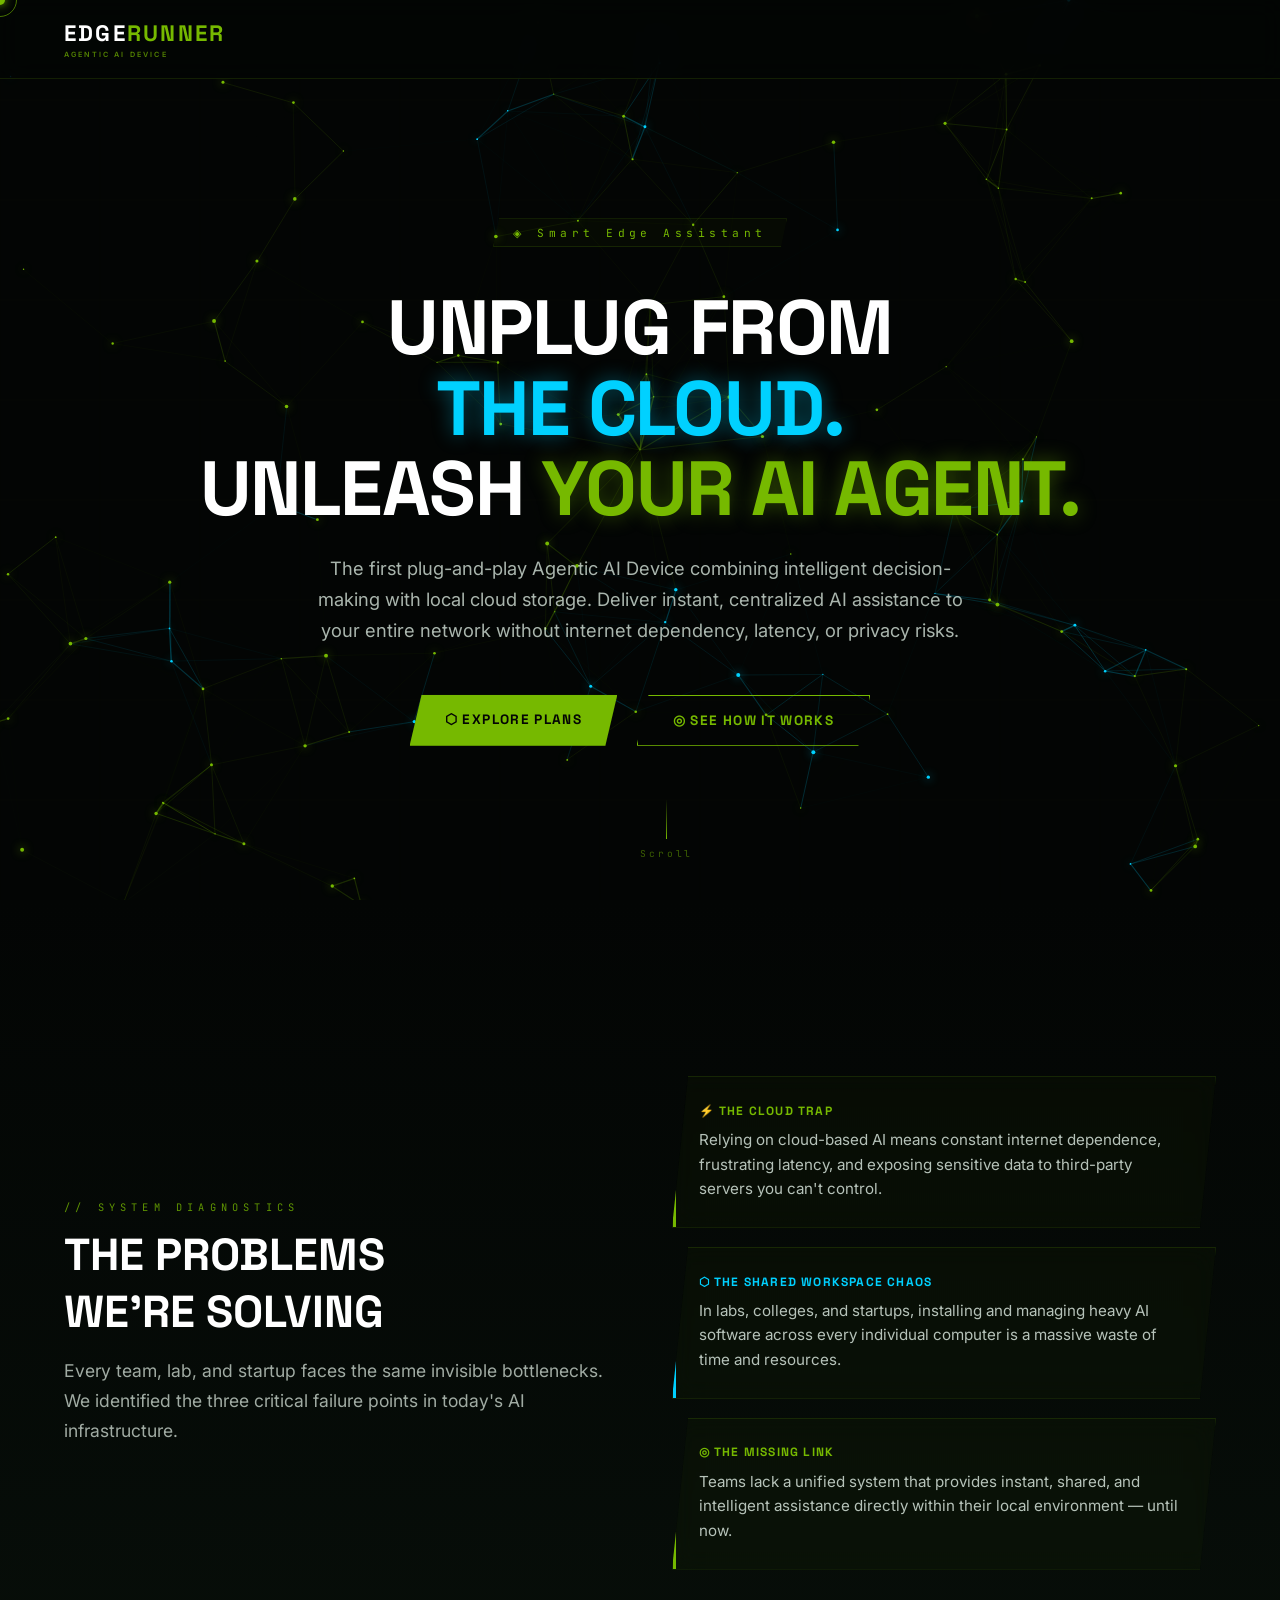
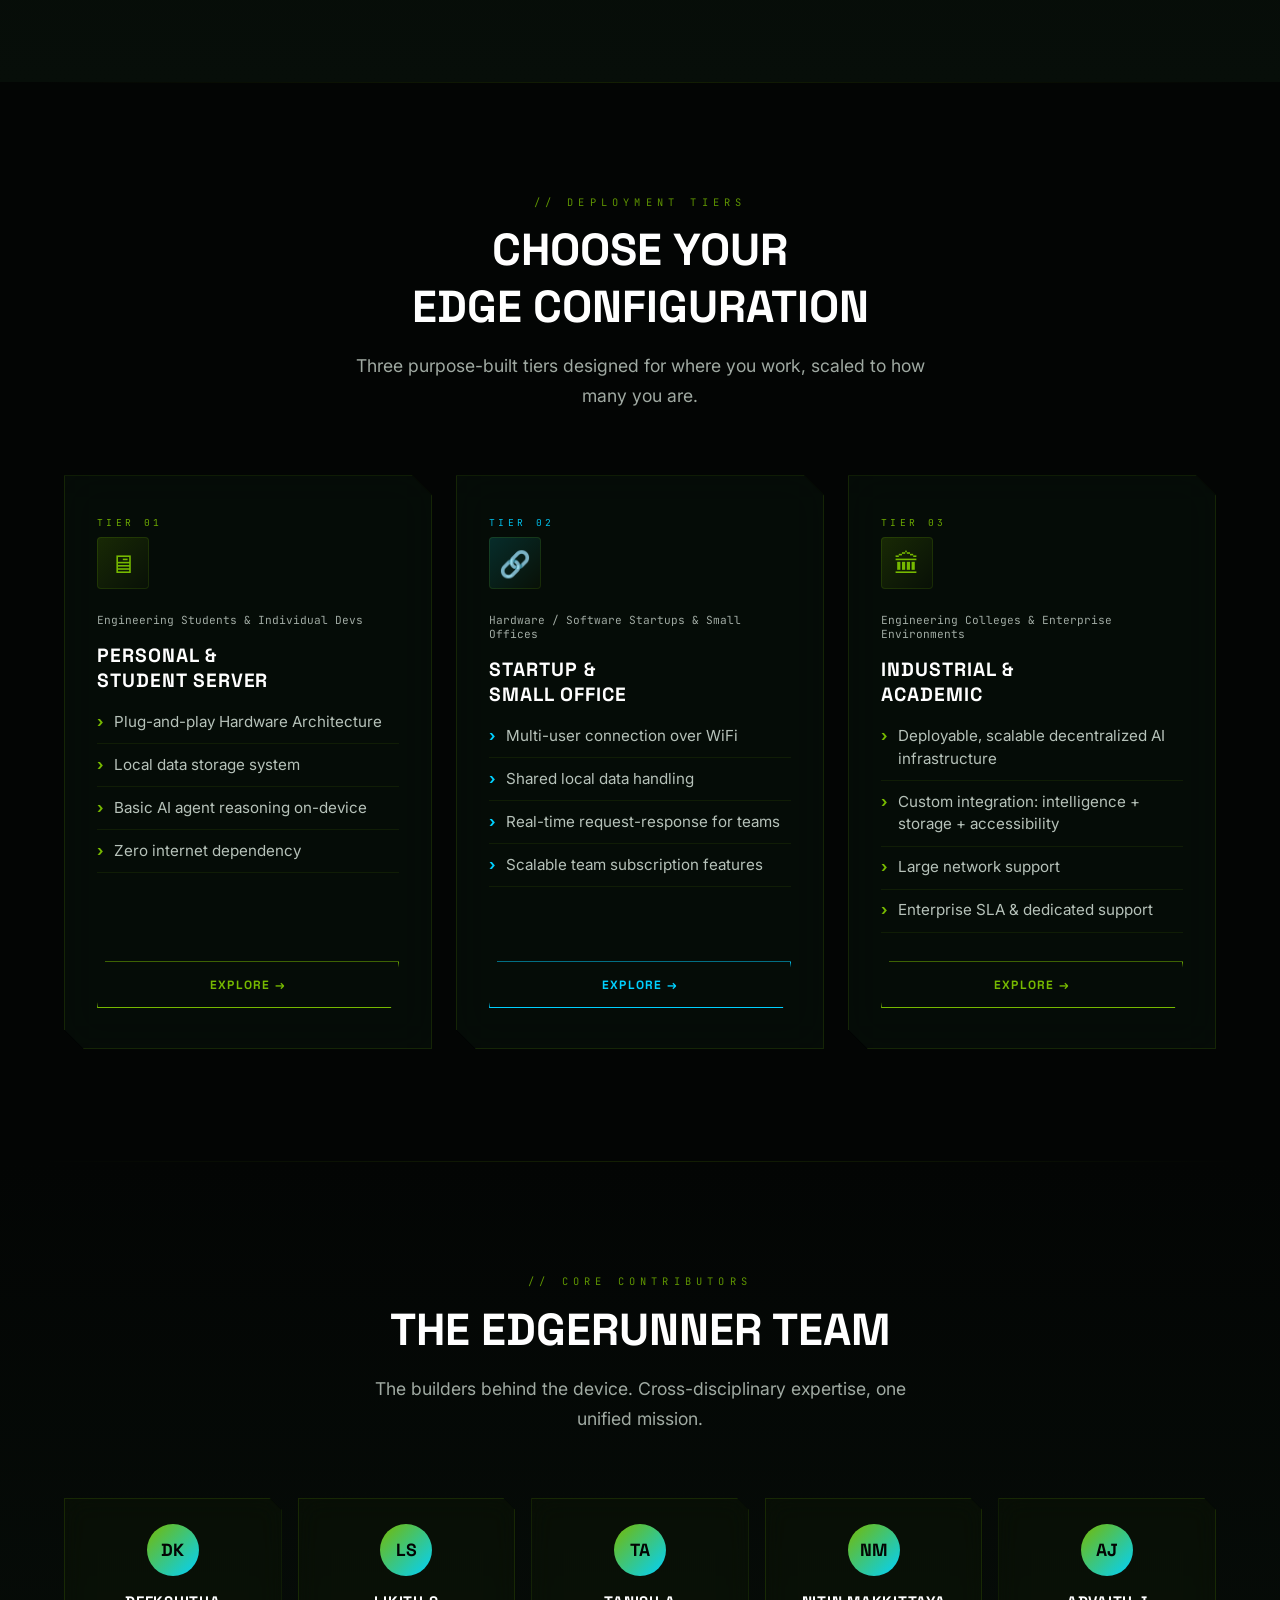
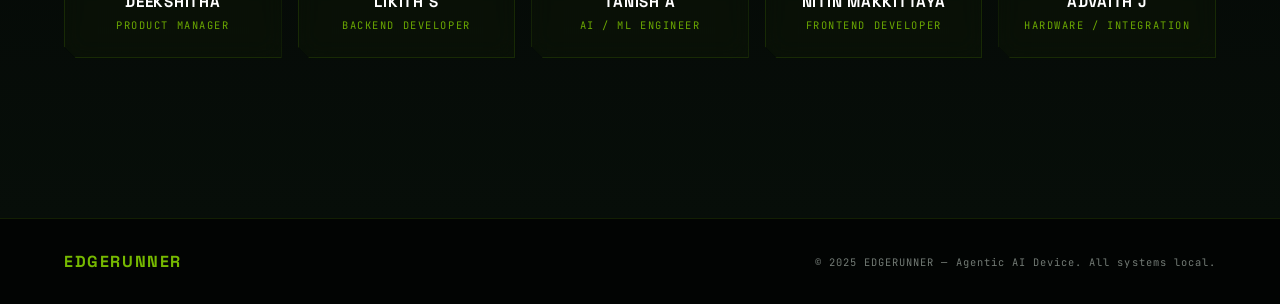
<file: index.html>
<!DOCTYPE html>
<html lang="en">
<head>
<meta charset="UTF-8">
<meta name="viewport" content="width=device-width, initial-scale=1.0">
<title>EDGERUNNER | Agentic AI Device</title>
<link href="https://fonts.googleapis.com/css2?family=Space+Grotesk:wght@400;700;900&family=Inter:wght@300;400;600&family=JetBrains+Mono:wght@300;400&display=swap" rel="stylesheet">
<link rel="stylesheet" href="styles.css">
</head>
<body>

<div class="cursor" id="cursor"></div>
<div class="cursor-ring" id="cursor-ring"></div>

<canvas id="bg-canvas"></canvas>

<nav>
  <a href="index.html" class="nav-logo">EDGE<span>RUNNER</span></a>
  <ul class="nav-links">

  </ul>
</nav>

<section id="hero">
  <div class="hero-badge">◈ Smart Edge Assistant</div>
  <h1 class="hero-headline">
    Unplug from<br>
    <span class="hl-blue">the Cloud.</span><br>
    Unleash <span class="hl-green">your AI Agent.</span>
  </h1>
  <p class="hero-sub">
    The first plug-and-play Agentic AI Device combining intelligent decision-making with local cloud storage. Deliver instant, centralized AI assistance to your entire network without internet dependency, latency, or privacy risks.
  </p>
  <div class="hero-ctas">
    <a href="#features" class="btn-primary"><span style="position:relative;z-index:1">⬡ Explore Plans</span></a>
    <a href="#problem" class="btn-secondary">◎ See How It Works</a>
  </div>
  <div class="scroll-hint">
    <div class="line"></div>
    <span>Scroll</span>
  </div>
</section>

<section id="problem">
  <div class="problem-grid">
    <div class="problem-left reveal">
      <div class="section-label">// System Diagnostics</div>
      <h2 class="section-title">The Problems<br>We're Solving</h2>
      <p class="section-desc">
        Every team, lab, and startup faces the same invisible bottlenecks. We identified the three critical failure points in today's AI infrastructure.
      </p>
    </div>
    <div class="problem-cards">
      <div class="problem-card c1 reveal reveal-delay-1">
        <div class="problem-card-label">⚡ The Cloud Trap</div>
        <p>Relying on cloud-based AI means constant internet dependence, frustrating latency, and exposing sensitive data to third-party servers you can't control.</p>
      </div>
      <div class="problem-card c2 reveal reveal-delay-2">
        <div class="problem-card-label">⬡ The Shared Workspace Chaos</div>
        <p>In labs, colleges, and startups, installing and managing heavy AI software across every individual computer is a massive waste of time and resources.</p>
      </div>
      <div class="problem-card c3 reveal reveal-delay-3">
        <div class="problem-card-label">◎ The Missing Link</div>
        <p>Teams lack a unified system that provides instant, shared, and intelligent assistance directly within their local environment — until now.</p>
      </div>
    </div>
  </div>
</section>

<div class="divider"></div>

<section id="features">
  <div class="features-header reveal">
    <div class="section-label">// Deployment Tiers</div>
    <h2 class="section-title">Choose Your<br>Edge Configuration</h2>
    <p class="section-desc">Three purpose-built tiers designed for where you work, scaled to how many you are.</p>
  </div>

  <div class="features-grid">
    <div class="feature-card fc1 reveal reveal-delay-1" style="display: flex; flex-direction: column;">
      <div class="feature-card-glow"></div>
      <div class="feature-tag">Tier 01</div>
      <div class="feature-icon">🖥</div>
      <div class="feature-target">Engineering Students & Individual Devs</div>
      <h3>Personal &amp;<br>Student Server</h3>
      <ul class="feature-list" style="flex-grow: 1;">
        <li>Plug-and-play Hardware Architecture</li>
        <li>Local data storage system</li>
        <li>Basic AI agent reasoning on-device</li>
        <li>Zero internet dependency</li>
      </ul>
      <a href="personal.html" class="btn-feature">Explore →</a>
    </div>

    <div class="feature-card fc2 reveal reveal-delay-2" style="display: flex; flex-direction: column;">
      <div class="feature-card-glow"></div>
      <div class="feature-tag">Tier 02</div>
      <div class="feature-icon">🔗</div>
      <div class="feature-target">Hardware / Software Startups & Small Offices</div>
      <h3>Startup &amp;<br>Small Office</h3>
      <ul class="feature-list" style="flex-grow: 1;">
        <li>Multi-user connection over WiFi</li>
        <li>Shared local data handling</li>
        <li>Real-time request-response for teams</li>
        <li>Scalable team subscription features</li>
      </ul>
      <a href="startup.html" class="btn-feature">Explore  →</a>
    </div>

    <div class="feature-card fc3 reveal reveal-delay-3" style="display: flex; flex-direction: column;">
      <div class="feature-card-glow"></div>
      <div class="feature-tag">Tier 03</div>
      <div class="feature-icon">🏛</div>
      <div class="feature-target">Engineering Colleges & Enterprise Environments</div>
      <h3>Industrial &amp;<br>Academic</h3>
      <ul class="feature-list" style="flex-grow: 1;">
        <li>Deployable, scalable decentralized AI infrastructure</li>
        <li>Custom integration: intelligence + storage + accessibility</li>
        <li>Large network support</li>
        <li>Enterprise SLA &amp; dedicated support</li>
      </ul>
      <a href="industrial.html" class="btn-feature">Explore →</a>
    </div>
  </div>
</section>

<div class="divider"></div>

<section id="team">
  <div class="team-header reveal">
    <div class="section-label">// Core Contributors</div>
    <h2 class="section-title">The EDGERUNNER Team</h2>
    <p class="section-desc" style="margin: 0 auto;">The builders behind the device. Cross-disciplinary expertise, one unified mission.</p>
  </div>

  <div class="team-grid">
    <div class="team-card reveal">
      <div class="team-avatar">DK</div>
      <div class="team-name">Deekshitha</div>
      <div class="team-role">Product Manager</div>
    </div>
    <div class="team-card reveal reveal-delay-1">
      <div class="team-avatar">LS</div>
      <div class="team-name">Likith S</div>
      <div class="team-role">Backend Developer</div>
    </div>
    <div class="team-card reveal reveal-delay-2">
      <div class="team-avatar">TA</div>
      <div class="team-name">Tanish A</div>
      <div class="team-role">AI / ML Engineer</div>
    </div>
    <div class="team-card reveal reveal-delay-3">
      <div class="team-avatar">NM</div>
      <div class="team-name">Nitin Makkittaya</div>
      <div class="team-role">Frontend Developer</div>
    </div>
    <div class="team-card reveal reveal-delay-3">
      <div class="team-avatar">AJ</div>
      <div class="team-name">Advaith J</div>
      <div class="team-role">Hardware / Integration</div>
    </div>
  </div>
</section>

<footer>
  <div class="footer-logo">EDGERUNNER</div>
  <div class="footer-copy">© 2025 EDGERUNNER — Agentic AI Device. All systems local.</div>
</footer>

<script src="script.js"></script>
</body>
</html>
</file>
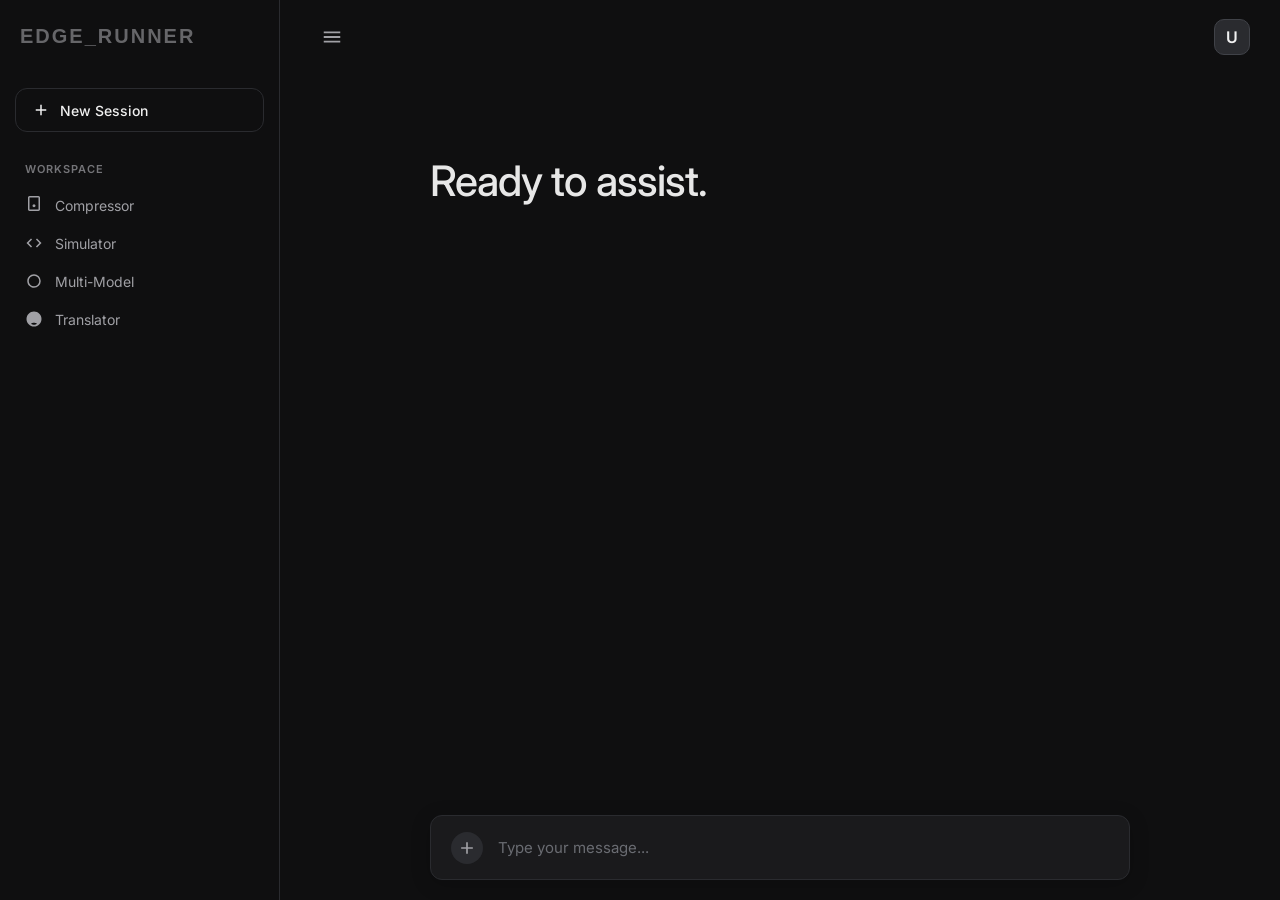
<file: chatbot.html>
<!DOCTYPE html>
<html lang="en">
<head>
    <meta charset="UTF-8">
    <meta name="viewport" content="width=device-width, initial-scale=1.0">
    <title>EDGE_RUNNER Minimal Chatbot</title>
    <link href="https://fonts.googleapis.com/css2?family=Inter:wght@300;400;500;600;700&display=swap" rel="stylesheet">
    <style>
        :root {
            /* Dark Theme Variables */
            --bg-color: #0f0f10;
            --surface-color: #1a1a1c;
            --text-primary: #f0f0f0;
            --text-secondary: #a0a0a5;
            --user-msg-bg: #2a2b2f;
            --accent-color: #e3e3e3;
            --border-color: #2a2b2f;
            --hover-color: #232427;
            --input-bg: #1a1a1c;
            --dropdown-bg: #232427;
        }

        * {
            margin: 0;
            padding: 0;
            box-sizing: border-box;
            font-family: 'Inter', sans-serif;
        }

        body {
            background-color: var(--bg-color);
            color: var(--text-primary);
            display: flex;
            height: 100vh;
            overflow: hidden;
        }

        /* Sidebar Styles */
        .sidebar {
            width: 280px;
            background-color: var(--bg-color);
            border-right: 1px solid var(--border-color);
            padding: 25px 15px;
            display: flex;
            flex-direction: column;
            transition: all 0.3s ease;
            overflow: hidden;
            white-space: nowrap; 
        }

        .sidebar.hidden {
            width: 0;
            padding-left: 0;
            padding-right: 0;
            border-right: none;
            opacity: 0;
        }

        /* Watermark Styles */
        .watermark {
            font-family: 'Klavika Bold', 'Klavika', sans-serif; 
            font-size: 20px; 
            font-weight: 700; 
            letter-spacing: 2px;
            color: var(--text-secondary);
            opacity: 0.6;
            padding-left: 5px;
            margin-bottom: 40px; 
            user-select: none;
        }

        .new-chat-btn {
            display: flex;
            align-items: center;
            gap: 10px;
            background-color: transparent;
            color: var(--text-primary);
            border: 1px solid var(--border-color);
            padding: 12px 16px;
            border-radius: 12px;
            font-size: 14px;
            font-weight: 500;
            cursor: pointer;
            transition: background-color 0.2s;
            width: 100%;
            margin-bottom: 30px;
        }

        .new-chat-btn svg {
            fill: var(--text-primary);
            min-width: 18px; 
        }

        .new-chat-btn:hover {
            background-color: var(--hover-color);
        }

        /* Sidebar Tools Navigation */
        .nav-section-title {
            font-size: 11px;
            font-weight: 600;
            color: var(--text-secondary);
            letter-spacing: 1px;
            padding-left: 10px;
            margin-bottom: 10px;
            opacity: 0.7;
        }

        .tool-nav-btn {
            display: flex;
            align-items: center;
            gap: 12px;
            width: 100%;
            background: transparent;
            border: none;
            color: var(--text-secondary);
            padding: 10px 10px;
            border-radius: 8px;
            font-size: 14px;
            font-weight: 400;
            cursor: pointer;
            transition: all 0.2s ease;
            text-align: left;
        }

        .tool-nav-btn svg {
            fill: currentColor;
            min-width: 18px;
        }

        .tool-nav-btn:hover {
            background-color: var(--hover-color);
            color: var(--text-primary);
        }

        /* Main Content Styles */
        .main-content {
            flex-grow: 1;
            display: flex;
            flex-direction: column;
            position: relative;
            background-color: var(--bg-color);
            min-width: 0; 
        }

        .header {
            display: flex;
            justify-content: space-between;
            align-items: center;
            padding: 15px 30px;
            border-bottom: 1px solid transparent;
        }

        .menu-btn {
            background: none;
            border: 1px solid transparent;
            cursor: pointer;
            padding: 10px;
            border-radius: 8px;
            display: flex;
            align-items: center;
            justify-content: center;
            width: 44px;
            height: 44px;
            color: var(--text-secondary);
            transition: background-color 0.2s, border 0.2s;
        }

        .menu-btn:hover {
            background-color: var(--hover-color);
            border: 1px solid var(--border-color);
            color: var(--text-primary);
        }

        .menu-btn svg {
            fill: currentColor;
        }

        .user-avatar {
            width: 36px;
            height: 36px;
            background-color: #2a2b2f; 
            border: 1px solid #404248;
            color: var(--text-primary);
            border-radius: 10px;
            display: flex;
            align-items: center;
            justify-content: center;
            font-weight: 600;
            font-size: 16px;
        }

        .chat-container {
            flex-grow: 1;
            padding: 20px 15%;
            overflow-y: auto;
            display: flex;
            flex-direction: column;
            gap: 30px;
            scroll-behavior: smooth;
        }

        /* Greeting */
        .greeting {
            margin-top: 60px;
            margin-bottom: 40px;
            display: flex;
            flex-direction: column;
            align-items: flex-start;
        }
        
        .greeting h1 {
            font-size: 42px;
            font-weight: 500;
            letter-spacing: -1px;
            color: #ffffff; 
            opacity: 0.9;
        }

        /* Messages */
        .message {
            display: flex;
            gap: 20px;
            max-width: 100%;
            line-height: 1.6;
        }

        .message.user-message {
            flex-direction: row-reverse;
        }

        .message.user-message .message-content {
            background-color: var(--user-msg-bg);
            padding: 14px 20px;
            border-radius: 12px;
            max-width: 70%;
            color: var(--text-primary);
            border: 1px solid var(--border-color);
        }

        .message.ai-message .message-content {
            max-width: 80%;
            padding-top: 5px;
            color: var(--text-primary);
        }

        .ai-avatar {
            min-width: 36px;
            height: 36px;
            border-radius: 10px;
            background-color: var(--surface-color);
            border: 1px solid var(--border-color);
            display: flex;
            align-items: center;
            justify-content: center;
            color: var(--text-primary);
        }

        .ai-avatar svg {
            width: 20px;
            height: 20px;
        }

        /* Input Area */
        .input-container {
            padding: 20px 15%;
            background-color: var(--bg-color);
        }

        .input-box {
            display: flex;
            align-items: center;
            background-color: var(--input-bg);
            padding: 12px 20px;
            border-radius: 12px;
            border: 1px solid var(--border-color);
            gap: 10px;
            box-shadow: 0 4px 20px rgba(0,0,0,0.2);
            transition: border-color 0.2s;
            position: relative; /* For dropdown positioning */
        }

        .input-box:focus-within {
            border-color: #555860;
        }

        /* Context Menu (+) Button & Dropdown */
        .action-menu-wrapper {
            position: relative;
            display: flex;
            align-items: center;
        }

        .plus-btn {
            background: none;
            border: none;
            cursor: pointer;
            display: flex;
            align-items: center;
            justify-content: center;
            padding: 6px;
            border-radius: 50%;
            background-color: var(--user-msg-bg);
            color: var(--text-secondary);
            transition: all 0.2s;
        }

        .plus-btn:hover {
            background-color: #404248;
            color: var(--text-primary);
            transform: rotate(90deg);
        }

        .plus-btn svg {
            width: 20px;
            height: 20px;
            fill: currentColor;
        }

        .action-dropdown {
            position: absolute;
            bottom: 140%;
            left: 0;
            background-color: var(--dropdown-bg);
            border: 1px solid var(--border-color);
            border-radius: 10px;
            padding: 6px;
            box-shadow: 0 4px 15px rgba(0,0,0,0.4);
            display: none; /* Hidden by default */
            flex-direction: column;
            min-width: 160px;
            z-index: 10;
        }

        .action-dropdown.active {
            display: flex;
            animation: fadeIn 0.2s ease;
        }

        @keyframes fadeIn {
            from { opacity: 0; transform: translateY(10px); }
            to { opacity: 1; transform: translateY(0); }
        }

        .dropdown-item {
            background: none;
            border: none;
            color: var(--text-primary);
            padding: 10px 12px;
            border-radius: 6px;
            display: flex;
            align-items: center;
            gap: 10px;
            cursor: pointer;
            font-size: 13px;
            font-weight: 500;
            transition: background-color 0.2s;
            text-align: left;
            width: 100%;
        }

        .dropdown-item:hover {
            background-color: #383a40;
        }

        .dropdown-item svg {
            fill: var(--text-secondary);
            width: 16px;
            height: 16px;
        }

        /* Input Field */
        .input-box input {
            flex-grow: 1;
            border: none;
            background: transparent;
            font-size: 15px;
            color: var(--text-primary);
            padding: 10px 5px;
            outline: none;
        }

        .input-box input::placeholder {
            color: #6a6c72;
        }

        .icon-btn {
            background: none;
            border: none;
            cursor: pointer;
            display: flex;
            align-items: center;
            justify-content: center;
            padding: 8px;
            border-radius: 8px;
            color: var(--text-secondary);
            transition: background-color 0.2s, color 0.2s;
        }

        .icon-btn:hover {
            background-color: var(--hover-color);
            color: var(--text-primary);
        }

        .icon-btn svg {
            width: 20px;
            height: 20px;
            fill: currentColor;
        }

        .send-btn {
            color: var(--text-primary);
            display: none; 
            background-color: var(--user-msg-bg);
            border: 1px solid var(--border-color);
        }

        .send-btn:hover {
            background-color: #404248;
        }

        /* Typing Indicator */
        .typing-indicator {
            display: flex;
            gap: 5px;
            padding: 10px 0;
        }
        .typing-indicator span {
            width: 6px;
            height: 6px;
            background-color: var(--text-secondary);
            border-radius: 50%;
            animation: pulse 1.4s infinite ease-in-out both;
        }
        .typing-indicator span:nth-child(1) { animation-delay: -0.32s; }
        .typing-indicator span:nth-child(2) { animation-delay: -0.16s; }
        
        @keyframes pulse {
            0%, 80%, 100% { opacity: 0.3; transform: scale(0.8); }
            40% { opacity: 1; transform: scale(1.2); }
        }

        /* Custom Scrollbar */
        ::-webkit-scrollbar {
            width: 6px;
        }
        ::-webkit-scrollbar-track {
            background: transparent; 
        }
        ::-webkit-scrollbar-thumb {
            background: #33353a; 
            border-radius: 10px;
        }
        ::-webkit-scrollbar-thumb:hover {
            background: #4a4c52; 
        }

        @media (max-width: 768px) {
            .sidebar {
                position: absolute;
                height: 100%;
                z-index: 100;
                box-shadow: 4px 0 20px rgba(0,0,0,0.5);
            }
            .sidebar.hidden {
                width: 0;
                border: none;
                box-shadow: none;
            }
            .chat-container, .input-container {
                padding-left: 20px;
                padding-right: 20px;
            }
            .greeting h1 {
                font-size: 32px;
            }
        }
    </style>
</head>
<body>

    <div class="sidebar" id="sidebar">
        <div class="watermark">EDGE_RUNNER</div>

        <button class="new-chat-btn">
            <svg xmlns="http://www.w3.org/2000/svg" height="18" viewBox="0 -960 960 960" width="18"><path d="M440-440H200v-80h240v-240h80v240h240v80H520v240h-80v-240Z"/></svg>
            New Session
        </button>

        <div class="nav-section-title">WORKSPACE</div>
        
        <button class="tool-nav-btn">
            <svg xmlns="http://www.w3.org/2000/svg" height="18" viewBox="0 -960 960 960" width="18"><path d="M240-160q-33 0-56.5-23.5T160-240v-640q0-33 23.5-56.5T240-960h480q33 0 56.5 23.5T800-880v640q0 33-23.5 56.5T720-160H240Zm0-80h480v-640H240v640Zm240-120q33 0 56.5-23.5T560-440q0-33-23.5-56.5T480-520q-33 0-56.5 23.5T400-440q0 33 23.5 56.5T480-360ZM240-880v640-640Z"/></svg>
            Compressor
        </button>
        
        <button class="tool-nav-btn">
            <svg xmlns="http://www.w3.org/2000/svg" height="18" viewBox="0 -960 960 960" width="18"><path d="M320-240 80-480l240-240 57 57-184 184 183 183-56 56Zm320 0-57-57 184-184-183-183 56-56 240 240-240 240Z"/></svg>
            Simulator
        </button>
        
        <button class="tool-nav-btn">
            <svg xmlns="http://www.w3.org/2000/svg" height="18" viewBox="0 -960 960 960" width="18"><path d="M480-120q-75 0-140.5-28.5t-114-77q-48.5-48.5-77-114T120-480q0-75 28.5-140.5t77-114q48.5-48.5 114-77T480-840q150 0 255 105t105 255q0 150-105 255T480-120Zm0-80q117 0 198.5-81.5T760-480q0-117-81.5-198.5T480-760q-117 0-198.5 81.5T200-480q0 117 81.5 198.5T480-200Z"/></svg>
            Multi-Model
        </button>
        
        <button class="tool-nav-btn">
            <svg xmlns="http://www.w3.org/2000/svg" height="18" viewBox="0 -960 960 960" width="18"><path d="M480-80q-82 0-155-31.5t-127.5-86Q143-252 111.5-325T80-480q0-83 31.5-156t86-127Q252-817 325-848.5T480-880q83 0 156 31.5T763-763q54 54 85.5 127T880-480q0 82-31.5 155T763-197.5q-54 54.5-127 86T480-80Zm0-100q42 0 81-12t75-35q-27-23-58-35.5T512-280H448q-35 0-66 12.5T324-227q36 23 75 35t81 12Z"/></svg>
            Translator
        </button>
    </div>

    <div class="main-content">
        <div class="header">
            <button class="menu-btn" id="menuBtn">
                <svg xmlns="http://www.w3.org/2000/svg" height="24" viewBox="0 -960 960 960" width="24"><path d="M120-240v-80h720v80H120Zm0-200v-80h720v80H120Zm0-200v-80h720v80H120Z"/></svg>
            </button>
            <div class="user-avatar">U</div>
        </div>

        <div class="chat-container" id="chatContainer">
            <div class="greeting" id="greetingArea">
                <h1>Ready to assist.</h1>
            </div>
            </div>

        <div class="input-container">
            <div class="input-box">
                <div class="action-menu-wrapper" id="actionMenuWrapper">
                    <button class="plus-btn" id="plusBtn">
                        <svg xmlns="http://www.w3.org/2000/svg" viewBox="0 -960 960 960"><path d="M440-440H200v-80h240v-240h80v240h240v80H520v240h-80v-240Z"/></svg>
                    </button>
                    
                    <div class="action-dropdown" id="actionDropdown">
                        <button class="dropdown-item">
                            <svg xmlns="http://www.w3.org/2000/svg" viewBox="0 -960 960 960"><path d="M440-320v-326L336-542l-56-58 200-200 200 200-56 58-104-104v326h-80ZM240-160q-33 0-56.5-23.5T160-240v-120h80v120h480v-120h80v120q0 33-23.5 56.5T720-160H240Z"/></svg>
                            Upload files
                        </button>
                    </div>
                </div>

                <input type="text" id="userInput" placeholder="Type your message...">
                <button class="icon-btn send-btn" id="sendBtn">
                    <svg xmlns="http://www.w3.org/2000/svg" height="20" viewBox="0 -960 960 960" width="20"><path d="M120-160v-640l760 320-760 320Zm80-120 474-200-474-200v140l240 60-240 60v140Zm0 0v-400 400Z"/></svg>
                </button>
            </div>
        </div>
    </div>

    <script>
        // UI Elements
        const chatContainer = document.getElementById('chatContainer');
        const userInput = document.getElementById('userInput');
        const sendBtn = document.getElementById('sendBtn');
        const greetingArea = document.getElementById('greetingArea');
        const menuBtn = document.getElementById('menuBtn');
        const sidebar = document.getElementById('sidebar');
        
        // Plus Dropdown Elements
        const plusBtn = document.getElementById('plusBtn');
        const actionDropdown = document.getElementById('actionDropdown');
        const actionMenuWrapper = document.getElementById('actionMenuWrapper');

        // Sidebar Toggle Logic
        menuBtn.addEventListener('click', () => {
            sidebar.classList.toggle('hidden');
        });

        // Plus Button Toggle Logic
        plusBtn.addEventListener('click', (e) => {
            e.stopPropagation(); // Prevents the document click listener from firing immediately
            actionDropdown.classList.toggle('active');
        });

        // Close dropdown when clicking outside
        document.addEventListener('click', (e) => {
            if (!actionMenuWrapper.contains(e.target)) {
                actionDropdown.classList.remove('active');
            }
        });

        // Close dropdown if hitting Escape key
        document.addEventListener('keydown', (e) => {
            if (e.key === 'Escape') {
                actionDropdown.classList.remove('active');
            }
        });

        // AI Avatar SVG 
        const aiSvg = `<svg xmlns="http://www.w3.org/2000/svg" viewBox="0 0 24 24"><circle cx="8" cy="12" r="6" fill="currentColor" opacity="0.5"/><circle cx="16" cy="12" r="6" fill="currentColor" opacity="0.9"/></svg>`;

        // Show/Hide send button based on input
        userInput.addEventListener('input', () => {
            if (userInput.value.trim().length > 0) {
                sendBtn.style.display = 'flex';
            } else {
                sendBtn.style.display = 'none';
            }
        });

        // Send message on Enter key
        userInput.addEventListener('keypress', (e) => {
            if (e.key === 'Enter') {
                handleSend();
            }
        });

        // Send message on Button click
        sendBtn.addEventListener('click', handleSend);

        function handleSend() {
            const text = userInput.value.trim();
            if (text === '') return;

            // Remove greeting if it's the first message
            if (greetingArea) {
                greetingArea.style.display = 'none';
            }

            // Append User Message
            appendMessage('user', text);
            userInput.value = '';
            sendBtn.style.display = 'none';

            // Show typing indicator
            const typingIndicatorId = showTypingIndicator();

            // Simulate AI delay and response
            setTimeout(() => {
                removeTypingIndicator(typingIndicatorId);
                const aiResponse = generateSimulatedResponse(text);
                appendMessage('ai', aiResponse);
            }, 1000 + Math.random() * 1000); 
        }

        function appendMessage(sender, text) {
            const messageDiv = document.createElement('div');
            messageDiv.classList.add('message');
            messageDiv.classList.add(sender === 'user' ? 'user-message' : 'ai-message');

            let innerHTML = '';

            if (sender === 'ai') {
                innerHTML = `
                    <div class="ai-avatar">
                        ${aiSvg}
                    </div>
                    <div class="message-content">${formatText(text)}</div>
                `;
            } else {
                innerHTML = `
                    <div class="message-content">${text}</div>
                `;
            }

            messageDiv.innerHTML = innerHTML;
            chatContainer.appendChild(messageDiv);
            scrollToBottom();
        }

        function showTypingIndicator() {
            const id = 'typing-' + Date.now();
            const messageDiv = document.createElement('div');
            messageDiv.classList.add('message', 'ai-message');
            messageDiv.id = id;
            
            messageDiv.innerHTML = `
                <div class="ai-avatar">${aiSvg}</div>
                <div class="message-content">
                    <div class="typing-indicator">
                        <span></span><span></span><span></span>
                    </div>
                </div>
            `;
            
            chatContainer.appendChild(messageDiv);
            scrollToBottom();
            return id;
        }

        function removeTypingIndicator(id) {
            const element = document.getElementById(id);
            if (element) {
                element.remove();
            }
        }

        function scrollToBottom() {
            chatContainer.scrollTop = chatContainer.scrollHeight;
        }

        function formatText(text) {
            return text
                .replace(/\*\*(.*?)\*\*/g, '<strong>$1</strong>')
                .replace(/\n/g, '<br>');
        }

        function generateSimulatedResponse(input) {
            const lowerInput = input.toLowerCase();
            if (lowerInput.includes('upload')) {
                return "You can click the `+` button in the text input area to open the file upload menu.";
            } else if (lowerInput.includes('tool') || lowerInput.includes('compressor') || lowerInput.includes('simulator')) {
                return "The new Workspace Tools (Compressor, Simulator, Multi-Model, Translator) are available in the sidebar navigation.";
            } else {
                return "System logged. Processing input through the EDGE_RUNNER interface.";
            }
        }
    </script>
</body>
</html>
</file>
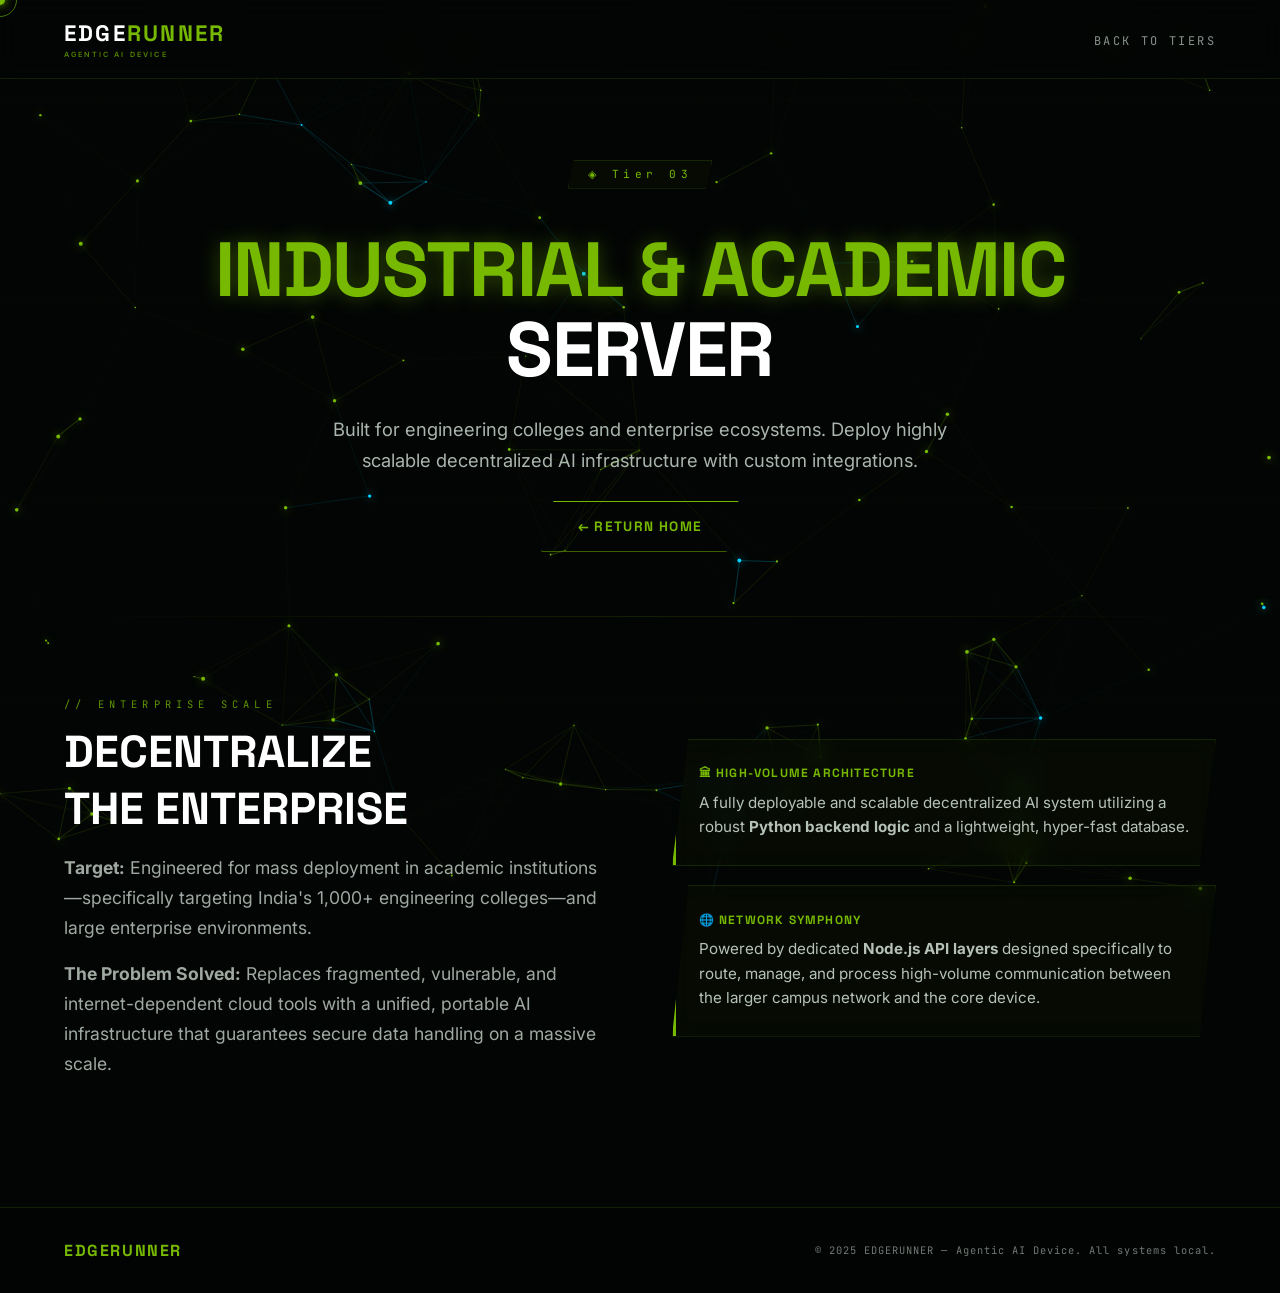
<file: industrial.html>
<!DOCTYPE html>
<html lang="en">
<head>
<meta charset="UTF-8">
<meta name="viewport" content="width=device-width, initial-scale=1.0">
<title>Industrial Server | EDGERUNNER</title>
<link href="https://fonts.googleapis.com/css2?family=Space+Grotesk:wght@400;700;900&family=Inter:wght@300;400;600&family=JetBrains+Mono:wght@300;400&display=swap" rel="stylesheet">
<link rel="stylesheet" href="styles.css">
</head>
<body>

<div class="cursor" id="cursor"></div>
<div class="cursor-ring" id="cursor-ring"></div>

<canvas id="bg-canvas"></canvas>

<nav>
  <a href="index.html" class="nav-logo">EDGE<span>RUNNER</span></a>
  <ul class="nav-links">
    <li><a href="index.html#features">Back to Tiers</a></li>
  </ul>
</nav>

<section class="page-header" style="min-height: 50vh; padding-top: 10rem; padding-bottom: 2rem;">
  <div class="hero-badge">◈ Tier 03</div>
  <h1 class="hero-headline">
    <span class="hl-green">Industrial & Academic</span><br>
    Server
  </h1>
  <p class="hero-sub" style="margin-bottom: 1.5rem;">
    Built for engineering colleges and enterprise ecosystems. Deploy highly scalable decentralized AI infrastructure with custom integrations.
  </p>
  <div class="hero-ctas">
    <a href="index.html" class="btn-secondary">← Return Home</a>
  </div>
</section>

<section id="details" style="padding: 2rem 5% 8rem;">
  <div class="divider" style="margin-bottom: 5rem;"></div>
  
  <div class="problem-grid">
    <div class="problem-left reveal">
      <div class="section-label">// Enterprise Scale</div>
      <h2 class="section-title">Decentralize<br>The Enterprise</h2>
      <p class="section-desc">
        <strong>Target:</strong> Engineered for mass deployment in academic institutions—specifically targeting India's 1,000+ engineering colleges—and large enterprise environments.
      </p>
      <p class="section-desc" style="margin-top: 1rem;">
        <strong>The Problem Solved:</strong> Replaces fragmented, vulnerable, and internet-dependent cloud tools with a unified, portable AI infrastructure that guarantees secure data handling on a massive scale.
      </p>
    </div>
    
    <div class="problem-cards">
      <div class="problem-card c1 reveal reveal-delay-1">
        <div class="problem-card-label">🏛 High-Volume Architecture</div>
        <p>A fully deployable and scalable decentralized AI system utilizing a robust <strong>Python backend logic</strong> and a lightweight, hyper-fast database.</p>
      </div>
      <div class="problem-card c3 reveal reveal-delay-2">
        <div class="problem-card-label">🌐 Network Symphony</div>
        <p>Powered by dedicated <strong>Node.js API layers</strong> designed specifically to route, manage, and process high-volume communication between the larger campus network and the core device.</p>
      </div>
    </div>
  </div>
</section>

<footer>
  <div class="footer-logo">EDGERUNNER</div>
  <div class="footer-copy">© 2025 EDGERUNNER — Agentic AI Device. All systems local.</div>
</footer>

<script src="script.js"></script>
</body>
</html>
</file>
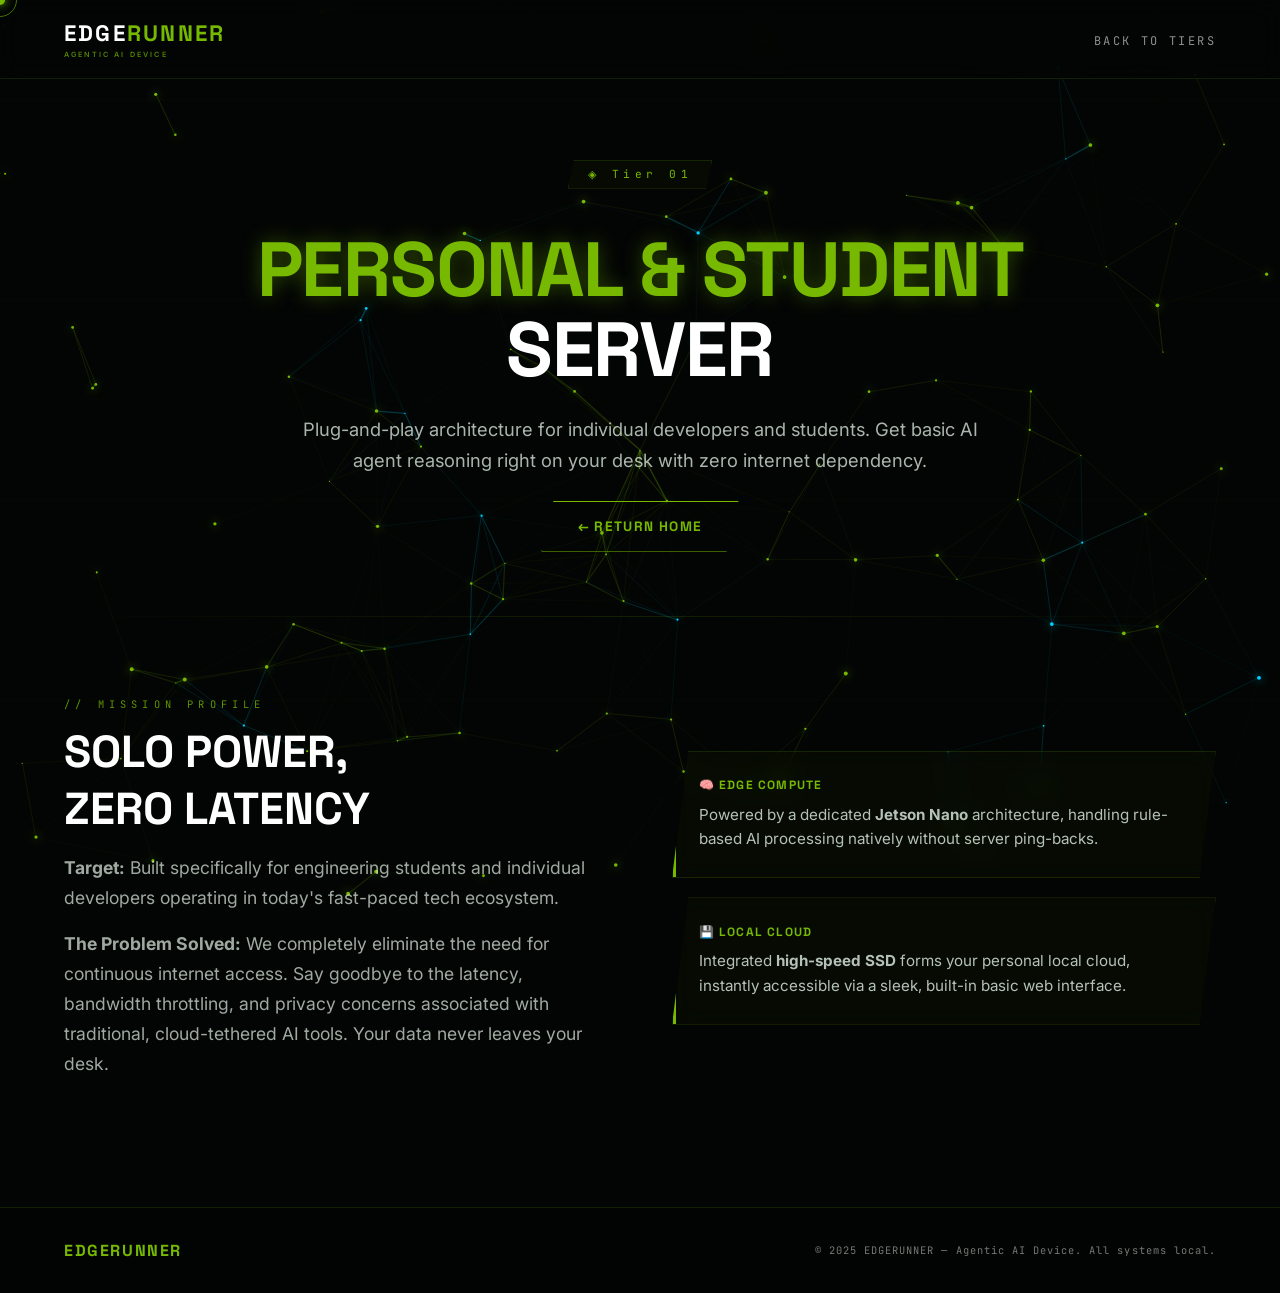
<file: personal.html>
<!DOCTYPE html>
<html lang="en">
<head>
<meta charset="UTF-8">
<meta name="viewport" content="width=device-width, initial-scale=1.0">
<title>Personal Server | EDGERUNNER</title>
<link href="https://fonts.googleapis.com/css2?family=Space+Grotesk:wght@400;700;900&family=Inter:wght@300;400;600&family=JetBrains+Mono:wght@300;400&display=swap" rel="stylesheet">
<link rel="stylesheet" href="styles.css">
</head>
<body>

<div class="cursor" id="cursor"></div>
<div class="cursor-ring" id="cursor-ring"></div>

<canvas id="bg-canvas"></canvas>

<nav>
  <a href="index.html" class="nav-logo">EDGE<span>RUNNER</span></a>
  <ul class="nav-links">
    <li><a href="index.html#features">Back to Tiers</a></li>
  </ul>
</nav>

<section class="page-header" style="min-height: 50vh; padding-top: 10rem; padding-bottom: 2rem;">
  <div class="hero-badge">◈ Tier 01</div>
  <h1 class="hero-headline">
    <span class="hl-green">Personal & Student</span><br>
    Server
  </h1>
  <p class="hero-sub" style="margin-bottom: 1.5rem;">
    Plug-and-play architecture for individual developers and students. Get basic AI agent reasoning right on your desk with zero internet dependency.
  </p>
  <div class="hero-ctas">
    <a href="index.html" class="btn-secondary">← Return Home</a>
  </div>
</section>

<section id="details" style="padding: 2rem 5% 8rem;">
  <div class="divider" style="margin-bottom: 5rem;"></div>
  
  <div class="problem-grid">
    <div class="problem-left reveal">
      <div class="section-label">// Mission Profile</div>
      <h2 class="section-title">Solo Power,<br>Zero Latency</h2>
      <p class="section-desc">
        <strong>Target:</strong> Built specifically for engineering students and individual developers operating in today's fast-paced tech ecosystem.
      </p>
      <p class="section-desc" style="margin-top: 1rem;">
        <strong>The Problem Solved:</strong> We completely eliminate the need for continuous internet access. Say goodbye to the latency, bandwidth throttling, and privacy concerns associated with traditional, cloud-tethered AI tools. Your data never leaves your desk.
      </p>
    </div>
    
    <div class="problem-cards">
      <div class="problem-card c1 reveal reveal-delay-1">
        <div class="problem-card-label">🧠 Edge Compute</div>
        <p>Powered by a dedicated <strong>Jetson Nano</strong> architecture, handling rule-based AI processing natively without server ping-backs.</p>
      </div>
      <div class="problem-card c3 reveal reveal-delay-2">
        <div class="problem-card-label">💾 Local Cloud</div>
        <p>Integrated <strong>high-speed SSD</strong> forms your personal local cloud, instantly accessible via a sleek, built-in basic web interface.</p>
      </div>
    </div>
  </div>
</section>

<footer>
  <div class="footer-logo">EDGERUNNER</div>
  <div class="footer-copy">© 2025 EDGERUNNER — Agentic AI Device. All systems local.</div>
</footer>

<script src="script.js"></script>
</body>
</html>
</file>
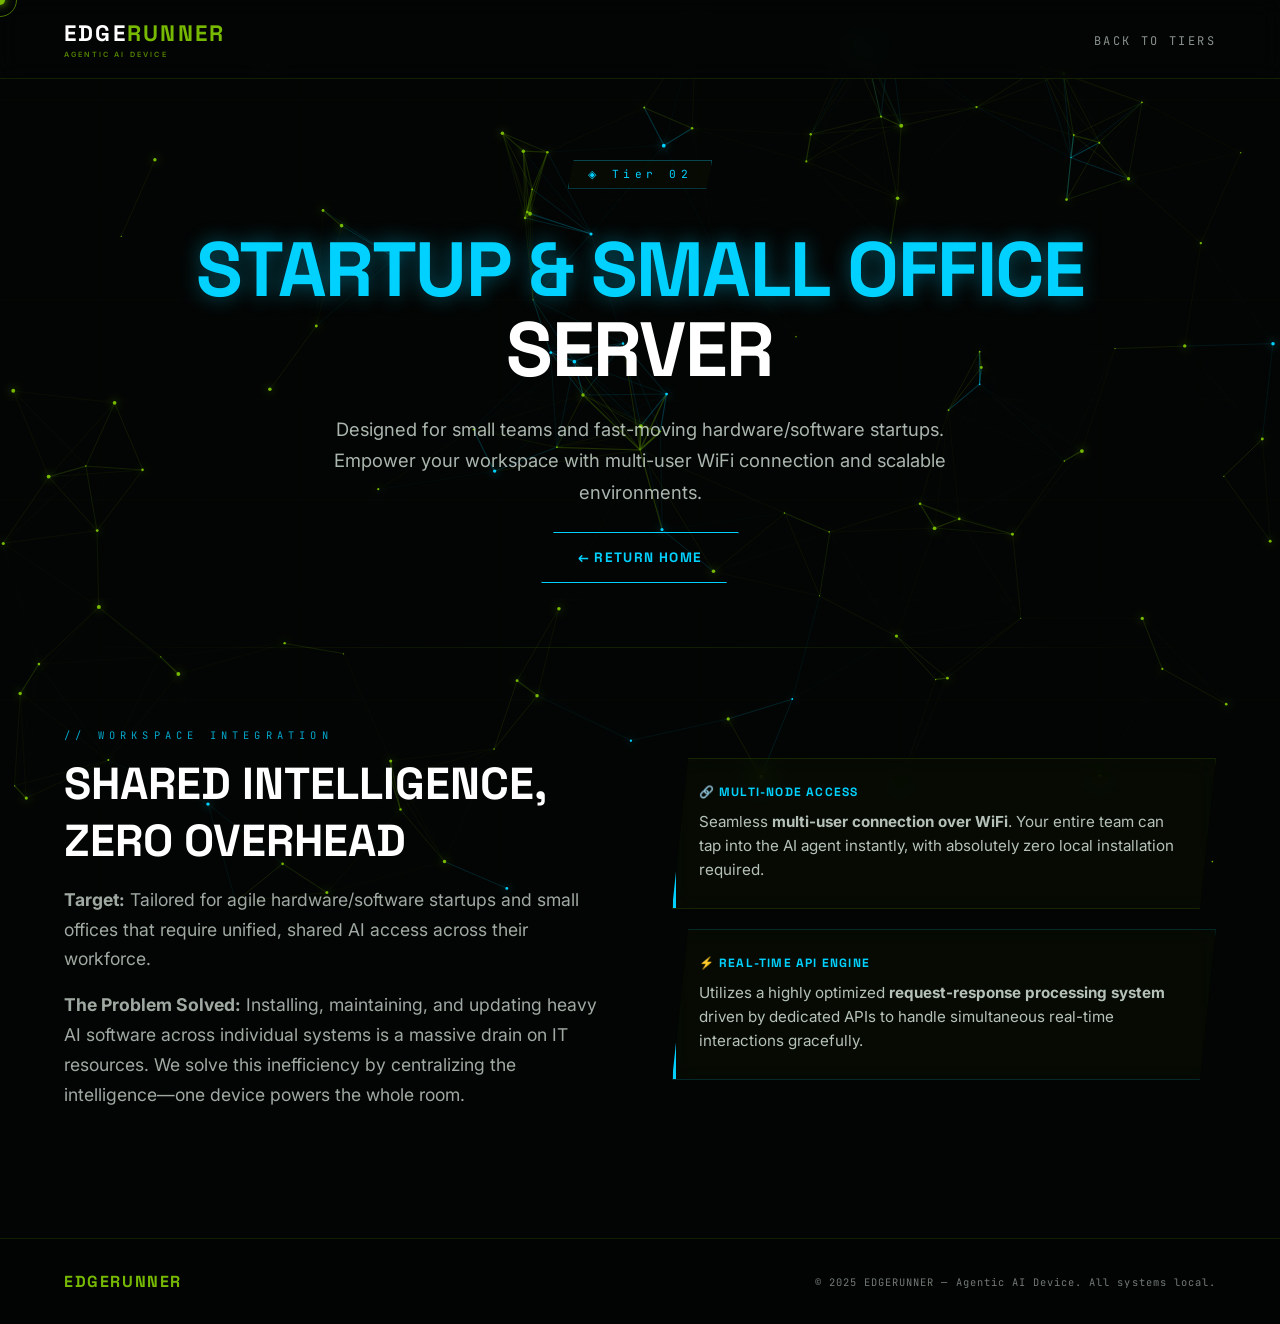
<file: startup.html>
<!DOCTYPE html>
<html lang="en">
<head>
<meta charset="UTF-8">
<meta name="viewport" content="width=device-width, initial-scale=1.0">
<title>Startup Server | EDGERUNNER</title>
<link href="https://fonts.googleapis.com/css2?family=Space+Grotesk:wght@400;700;900&family=Inter:wght@300;400;600&family=JetBrains+Mono:wght@300;400&display=swap" rel="stylesheet">
<link rel="stylesheet" href="styles.css">
</head>
<body>

<div class="cursor" id="cursor"></div>
<div class="cursor-ring" id="cursor-ring"></div>

<canvas id="bg-canvas"></canvas>

<nav>
  <a href="index.html" class="nav-logo">EDGE<span>RUNNER</span></a>
  <ul class="nav-links">
    <li><a href="index.html#features">Back to Tiers</a></li>
  </ul>
</nav>

<section class="page-header" style="min-height: 50vh; padding-top: 10rem; padding-bottom: 2rem;">
  <div class="hero-badge" style="color: var(--tech-blue); border-color: rgba(0, 209, 255, 0.3);">◈ Tier 02</div>
  <h1 class="hero-headline">
    <span class="hl-blue">Startup & Small Office</span><br>
    Server
  </h1>
  <p class="hero-sub" style="margin-bottom: 1.5rem;">
    Designed for small teams and fast-moving hardware/software startups. Empower your workspace with multi-user WiFi connection and scalable environments.
  </p>
  <div class="hero-ctas">
    <a href="index.html" class="btn-secondary" style="border-color: var(--tech-blue); color: var(--tech-blue);">← Return Home</a>
  </div>
</section>

<section id="details" style="padding: 2rem 5% 8rem;">
  <div class="divider" style="margin-bottom: 5rem;"></div>
  
  <div class="problem-grid">
    <div class="problem-left reveal">
      <div class="section-label" style="color: var(--tech-blue);">// Workspace Integration</div>
      <h2 class="section-title">Shared Intelligence,<br>Zero Overhead</h2>
      <p class="section-desc">
        <strong>Target:</strong> Tailored for agile hardware/software startups and small offices that require unified, shared AI access across their workforce.
      </p>
      <p class="section-desc" style="margin-top: 1rem;">
        <strong>The Problem Solved:</strong> Installing, maintaining, and updating heavy AI software across individual systems is a massive drain on IT resources. We solve this inefficiency by centralizing the intelligence—one device powers the whole room.
      </p>
    </div>
    
    <div class="problem-cards">
      <div class="problem-card c2 reveal reveal-delay-1">
        <div class="problem-card-label">🔗 Multi-Node Access</div>
        <p>Seamless <strong>multi-user connection over WiFi</strong>. Your entire team can tap into the AI agent instantly, with absolutely zero local installation required.</p>
      </div>
      <div class="problem-card c2 reveal reveal-delay-2" style="border-color: rgba(0, 209, 255, 0.15);">
        <div class="problem-card-label">⚡ Real-Time API Engine</div>
        <p>Utilizes a highly optimized <strong>request-response processing system</strong> driven by dedicated APIs to handle simultaneous real-time interactions gracefully.</p>
      </div>
    </div>
  </div>
</section>

<footer>
  <div class="footer-logo">EDGERUNNER</div>
  <div class="footer-copy">© 2025 EDGERUNNER — Agentic AI Device. All systems local.</div>
</footer>

<script src="script.js"></script>
</body>
</html>
</file>
<file: styles.css>
:root {
  /* NVIDIA-inspired Palette */
  --nv-green: #76b900;
  --nv-green-glow: rgba(118, 185, 0, 0.4);
  --tech-blue: #00d1ff;
  --dark: #030504;
  --deep: #070e09;
  --glass: rgba(118, 185, 0, 0.03);
  --glass-border: rgba(118, 185, 0, 0.15);
  --text-main: #e2f0e6;
}

*, *::before, *::after { margin: 0; padding: 0; box-sizing: border-box; }

html { scroll-behavior: smooth; }

body {
  background: var(--dark);
  color: var(--text-main);
  font-family: 'Inter', sans-serif;
  overflow-x: hidden;
  cursor: none;
}

/* CUSTOM CURSOR */
.cursor {
  position: fixed; width: 10px; height: 10px;
  background: var(--nv-green); border-radius: 50%;
  pointer-events: none; z-index: 9999;
  transform: translate(-50%, -50%);
  transition: transform 0.1s, background 0.3s;
  box-shadow: 0 0 10px var(--nv-green);
}
.cursor-ring {
  position: fixed; width: 34px; height: 34px;
  border: 1px solid var(--nv-green); border-radius: 50%;
  pointer-events: none; z-index: 9998;
  transform: translate(-50%, -50%);
  transition: all 0.15s ease;
  opacity: 0.6;
}

/* CANVAS BACKGROUND */
#bg-canvas {
  position: fixed; top: 0; left: 0;
  width: 100%; height: 100%;
  z-index: 0; pointer-events: none;
}

/* ─── NAV ─── */
nav {
  position: fixed; top: 0; left: 0; right: 0;
  z-index: 100;
  display: flex; align-items: center; justify-content: space-between;
  padding: 1.2rem 5%;
  background: rgba(3, 5, 4, 0.8);
  backdrop-filter: blur(12px);
  border-bottom: 1px solid var(--glass-border);
}

.nav-logo {
  font-family: 'Space Grotesk', sans-serif;
  font-weight: 900; font-size: 1.4rem;
  color: #fff;
  letter-spacing: 0.1em;
  text-decoration: none;
  position: relative;
}
.nav-logo span { color: var(--nv-green); }
.nav-logo::after {
  content: 'AGENTIC AI DEVICE';
  display: block;
  font-size: 0.45rem;
  letter-spacing: 0.3em;
  color: rgba(118, 185, 0, 0.7);
  font-weight: 600;
  margin-top: 2px;
  font-family: 'Inter', sans-serif;
}

.nav-links { display: flex; gap: 2.5rem; list-style: none; }
.nav-links a {
  font-family: 'JetBrains Mono', monospace;
  font-size: 0.75rem; letter-spacing: 0.2em;
  color: rgba(226, 240, 230, 0.6);
  text-decoration: none; text-transform: uppercase;
  transition: color 0.3s;
  position: relative;
}
.nav-links a::after {
  content: ''; position: absolute; bottom: -4px; left: 0;
  width: 0; height: 1px; background: var(--nv-green);
  transition: width 0.3s;
}
.nav-links a:hover { color: var(--nv-green); }
.nav-links a:hover::after { width: 100%; }

/* ─── HERO & SUB-PAGES ─── */
#hero {
  position: relative; z-index: 1;
  min-height: 100vh;
  display: flex; flex-direction: column;
  align-items: center; justify-content: center;
  text-align: center;
  padding: 8rem 5% 4rem;
}

.page-header {
  position: relative; z-index: 1;
  min-height: 70vh;
  display: flex; flex-direction: column;
  align-items: center; justify-content: center;
  text-align: center;
  padding: 8rem 5% 4rem;
}

.hero-badge {
  font-family: 'JetBrains Mono', monospace;
  font-size: 0.7rem; letter-spacing: 0.4em;
  color: var(--nv-green);
  border: 1px solid var(--glass-border);
  padding: 0.4rem 1.2rem;
  margin-bottom: 2.5rem;
  clip-path: polygon(6px 0%, 100% 0%, calc(100% - 6px) 100%, 0% 100%);
  background: var(--glass);
  animation: fadeSlideDown 0.8s ease both;
}

.hero-headline {
  font-family: 'Space Grotesk', sans-serif;
  font-weight: 900;
  font-size: clamp(2.2rem, 6vw, 5rem);
  line-height: 1.05;
  color: #fff;
  text-transform: uppercase;
  letter-spacing: -0.02em;
  margin-bottom: 1.5rem;
  animation: fadeSlideDown 0.8s 0.1s ease both;
}
.hero-headline .hl-blue { color: var(--tech-blue); text-shadow: 0 0 20px rgba(0, 209, 255, 0.4); }
.hero-headline .hl-green { color: var(--nv-green); text-shadow: 0 0 20px rgba(118, 185, 0, 0.4); }

.hero-sub {
  font-size: 1.15rem; font-weight: 400;
  color: rgba(226, 240, 230, 0.75);
  max-width: 680px; line-height: 1.7;
  margin-bottom: 3rem;
  animation: fadeSlideDown 0.8s 0.2s ease both;
}

.hero-ctas {
  display: flex; gap: 1.2rem; flex-wrap: wrap; justify-content: center;
  animation: fadeSlideDown 0.8s 0.3s ease both;
}

.btn-primary {
  font-family: 'Space Grotesk', sans-serif; font-size: 0.85rem;
  font-weight: 700; letter-spacing: 0.1em;
  padding: 1rem 2.2rem;
  background: var(--nv-green);
  color: var(--dark); text-decoration: none; text-transform: uppercase;
  clip-path: polygon(12px 0%, 100% 0%, calc(100% - 12px) 100%, 0% 100%);
  transition: all 0.3s; cursor: none;
  box-shadow: 0 0 25px var(--nv-green-glow);
  position: relative; overflow: hidden;
  display: inline-block;
}
.btn-primary:hover { 
  background: #88d400; 
  box-shadow: 0 0 40px rgba(118, 185, 0, 0.6); 
  transform: translateY(-2px);
}

.btn-secondary {
  font-family: 'Space Grotesk', sans-serif; font-size: 0.85rem;
  font-weight: 700; letter-spacing: 0.1em;
  padding: 1rem 2.2rem;
  background: transparent;
  border: 1px solid var(--nv-green); color: var(--nv-green);
  text-decoration: none; text-transform: uppercase;
  clip-path: polygon(12px 0%, 100% 0%, calc(100% - 12px) 100%, 0% 100%);
  transition: all 0.3s; cursor: none;
  display: inline-block;
}
.btn-secondary:hover { background: var(--glass); box-shadow: inset 0 0 15px var(--nv-green-glow); }

/* Scroll indicator */
.scroll-hint {
  position: absolute; bottom: 2.5rem; left: 50%;
  transform: translateX(-50%);
  display: flex; flex-direction: column; align-items: center; gap: 0.5rem;
  font-family: 'JetBrains Mono', monospace; font-size: 0.6rem;
  color: rgba(118, 185, 0, 0.5); letter-spacing: 0.3em;
  animation: fadeSlideDown 1s 0.6s ease both;
}
.scroll-hint .line {
  width: 1px; height: 40px;
  background: linear-gradient(to bottom, transparent, var(--nv-green));
  animation: scrollPulse 2s infinite;
}

/* ─── SECTION SHARED ─── */
section { position: relative; z-index: 1; }

.section-label {
  font-family: 'JetBrains Mono', monospace;
  font-size: 0.65rem; letter-spacing: 0.5em;
  color: var(--nv-green); text-transform: uppercase;
  margin-bottom: 0.8rem; opacity: 0.8;
}

.section-title {
  font-family: 'Space Grotesk', sans-serif;
  font-weight: 700; font-size: clamp(1.6rem, 3.5vw, 2.8rem);
  color: #fff; text-transform: uppercase; letter-spacing: 0em;
  margin-bottom: 1rem;
}

.section-desc {
  font-size: 1.1rem; color: rgba(226, 240, 230, 0.7);
  max-width: 580px; line-height: 1.7;
}

/* ─── PROBLEM ─── */
#problem {
  padding: 7rem 5%;
  background: linear-gradient(180deg, var(--dark) 0%, var(--deep) 100%);
}

.problem-grid {
  display: grid; grid-template-columns: 1fr 1fr;
  gap: 4rem; align-items: center;
  max-width: 1200px; margin: 4rem auto 0;
}

.problem-left .section-desc { max-width: 100%; }

.problem-cards { display: flex; flex-direction: column; gap: 1.2rem; }

.problem-card {
  background: var(--glass);
  border: 1px solid var(--glass-border);
  backdrop-filter: blur(12px);
  padding: 1.6rem;
  clip-path: polygon(16px 0%, 100% 0%, calc(100% - 16px) 100%, 0% 100%);
  position: relative; overflow: hidden;
  transition: border-color 0.3s, transform 0.3s;
}
.problem-card::before {
  content: ''; position: absolute; left: 0; top: 0; bottom: 0;
  width: 3px;
  background: var(--nv-green);
}
.problem-card.c2::before { background: var(--tech-blue); }
.problem-card:hover { border-color: rgba(118, 185, 0, 0.4); transform: translateX(6px); }

.problem-card-label {
  font-family: 'Space Grotesk', sans-serif; font-size: 0.75rem;
  letter-spacing: 0.1em; font-weight: 700;
  margin-bottom: 0.6rem; text-transform: uppercase;
}
.c1 .problem-card-label, .c3 .problem-card-label { color: var(--nv-green); }
.c2 .problem-card-label { color: var(--tech-blue); }

.problem-card p { font-size: 0.95rem; color: rgba(226, 240, 230, 0.8); line-height: 1.6; }

/* ─── FEATURES ─── */
#features {
  padding: 7rem 5%;
}

.features-header { text-align: center; margin-bottom: 4rem; }
.features-header .section-desc { margin: 0 auto; }

.features-grid {
  display: grid; grid-template-columns: repeat(3, 1fr);
  gap: 1.5rem; max-width: 1200px; margin: 0 auto;
}

.feature-card {
  background: rgba(7, 14, 9, 0.8);
  border: 1px solid var(--glass-border);
  backdrop-filter: blur(20px);
  padding: 2.5rem 2rem;
  position: relative; overflow: hidden;
  transition: transform 0.4s, border-color 0.4s, box-shadow 0.4s;
  clip-path: polygon(0 0, calc(100% - 20px) 0, 100% 20px, 100% 100%, 20px 100%, 0 calc(100% - 20px));
}

.feature-card::after {
  content: ''; position: absolute;
  top: -1px; right: -1px;
  width: 20px; height: 20px;
  background: var(--glass-border);
  clip-path: polygon(0 0, 100% 100%, 100% 0);
  transition: background 0.3s;
}

.feature-card.fc1 { --accent: var(--nv-green); }
.feature-card.fc2 { --accent: var(--tech-blue); }
.feature-card.fc3 { --accent: var(--nv-green); }

.feature-card:hover {
  transform: translateY(-8px);
  border-color: var(--accent);
  box-shadow: 0 20px 60px rgba(0,0,0,0.6), 0 0 30px rgba(118, 185, 0, 0.1);
}
.feature-card:hover::after { background: var(--accent); }

.feature-card-glow {
  position: absolute; top: 0; left: 0; right: 0;
  height: 2px; background: linear-gradient(90deg, transparent, var(--accent), transparent);
  opacity: 0; transition: opacity 0.4s;
}
.feature-card:hover .feature-card-glow { opacity: 1; }

.feature-tag {
  font-family: 'JetBrains Mono', monospace; font-size: 0.6rem;
  letter-spacing: 0.35em; text-transform: uppercase;
  color: var(--accent); margin-bottom: 0.5rem; opacity: 0.9;
}

.feature-icon {
  width: 52px; height: 52px; margin-bottom: 1.5rem;
  border: 1px solid var(--glass-border); border-radius: 4px;
  display: flex; align-items: center; justify-content: center;
  background: var(--glass);
  font-size: 1.6rem;
  position: relative;
  color: var(--accent);
}
.feature-icon::before {
  content: ''; position: absolute; inset: -1px;
  background: linear-gradient(135deg, var(--accent), transparent);
  opacity: 0.15; border-radius: 4px;
}

.feature-card h3 {
  font-family: 'Space Grotesk', sans-serif; font-size: 1.2rem;
  font-weight: 700; color: #fff;
  text-transform: uppercase; letter-spacing: 0.05em;
  margin-bottom: 0.5rem;
}

.feature-target {
  font-family: 'JetBrains Mono', monospace; font-size: 0.7rem;
  color: rgba(226, 240, 230, 0.7); margin-bottom: 1rem;
}

.feature-list {
  list-style: none; margin-bottom: 1.8rem;
}
.feature-list li {
  font-size: 0.95rem; color: rgba(226, 240, 230, 0.8);
  padding: 0.6rem 0; border-bottom: 1px solid rgba(118, 185, 0, 0.1);
  display: flex; gap: 0.6rem; align-items: flex-start;
  line-height: 1.5;
}
.feature-list li::before { content: '›'; color: var(--accent); flex-shrink: 0; font-weight: bold;}

.btn-feature {
  display: block; text-align: center;
  font-family: 'Space Grotesk', sans-serif; font-size: 0.75rem;
  font-weight: 700; letter-spacing: 0.1em;
  padding: 0.9rem 1.5rem;
  border: 1px solid var(--accent); color: var(--accent);
  text-decoration: none; text-transform: uppercase;
  clip-path: polygon(8px 0%, 100% 0%, calc(100% - 8px) 100%, 0% 100%);
  background: transparent;
  transition: all 0.3s; cursor: none;
  margin-top: auto;
}
.btn-feature:hover { background: var(--accent); color: var(--dark); box-shadow: 0 0 15px rgba(118, 185, 0, 0.3); }

/* ─── DIVIDER ─── */
.divider {
  height: 1px; max-width: 1200px; margin: 0 auto;
  background: linear-gradient(90deg, transparent, var(--glass-border), transparent);
}

/* ─── TEAM ─── */
#team {
  padding: 7rem 5%;
  background: linear-gradient(180deg, var(--dark) 0%, var(--deep) 100%);
}

.team-header { text-align: center; margin-bottom: 4rem; }

.team-grid {
  display: grid; 
  grid-template-columns: repeat(5, 1fr);
  gap: 1rem; 
  max-width: 1200px; 
  margin: 0 auto 3rem;
}

.team-card {
  background: var(--glass);
  border: 1px solid var(--glass-border);
  backdrop-filter: blur(12px);
  padding: 1.6rem 1rem;
  text-align: center;
  clip-path: polygon(0 0, calc(100% - 12px) 0, 100% 12px, 100% 100%, 12px 100%, 0 calc(100% - 12px));
  transition: border-color 0.3s, transform 0.3s;
  position: relative;
}
.team-card:hover { border-color: var(--nv-green); transform: translateY(-4px); box-shadow: 0 10px 30px rgba(0,0,0,0.5); }

.team-avatar {
  width: 52px; height: 52px; border-radius: 50%;
  background: linear-gradient(135deg, var(--nv-green), var(--tech-blue));
  display: flex; align-items: center; justify-content: center;
  font-family: 'Space Grotesk', sans-serif; font-weight: 900;
  font-size: 1.1rem; color: var(--dark);
  margin: 0 auto 1rem;
}

.team-name {
  font-family: 'Space Grotesk', sans-serif; font-weight: 700;
  font-size: 0.95rem; color: #fff; letter-spacing: 0.05em;
  text-transform: uppercase; margin-bottom: 0.4rem;
}

.team-role {
  font-family: 'JetBrains Mono', monospace; font-size: 0.65rem;
  color: var(--nv-green); letter-spacing: 0.15em; opacity: 0.9;
  text-transform: uppercase;
}

/* ─── FOOTER ─── */
footer {
  position: relative; z-index: 1;
  border-top: 1px solid var(--glass-border);
  padding: 2rem 5%;
  display: flex; align-items: center; justify-content: space-between;
  background: rgba(3, 5, 4, 0.95);
}

.footer-logo {
  font-family: 'Space Grotesk', sans-serif; font-weight: 900;
  font-size: 1rem; color: var(--nv-green); letter-spacing: 0.1em;
}

.footer-copy {
  font-family: 'JetBrains Mono', monospace; font-size: 0.65rem;
  color: rgba(226, 240, 230, 0.5); letter-spacing: 0.1em;
}

/* ─── ANIMATIONS ─── */
@keyframes fadeSlideDown {
  from { opacity: 0; transform: translateY(-20px); }
  to { opacity: 1; transform: translateY(0); }
}
@keyframes scrollPulse {
  0%, 100% { opacity: 0.4; transform: scaleY(1); }
  50% { opacity: 1; transform: scaleY(1.15); }
}

/* Reveal on scroll */
.reveal {
  opacity: 0; transform: translateY(30px);
  transition: opacity 0.7s ease, transform 0.7s ease;
}
.reveal.visible { opacity: 1; transform: translateY(0); }
.reveal-delay-1 { transition-delay: 0.1s; }
.reveal-delay-2 { transition-delay: 0.2s; }
.reveal-delay-3 { transition-delay: 0.3s; }

@media (max-width: 1000px) {
  .team-grid { grid-template-columns: repeat(auto-fit, minmax(160px, 1fr)); }
}
@media (max-width: 900px) {
  .features-grid { grid-template-columns: 1fr; }
  .problem-grid { grid-template-columns: 1fr; }
  .nav-links { display: none; }
  footer { flex-direction: column; gap: 1rem; text-align: center; }
}
</file>
